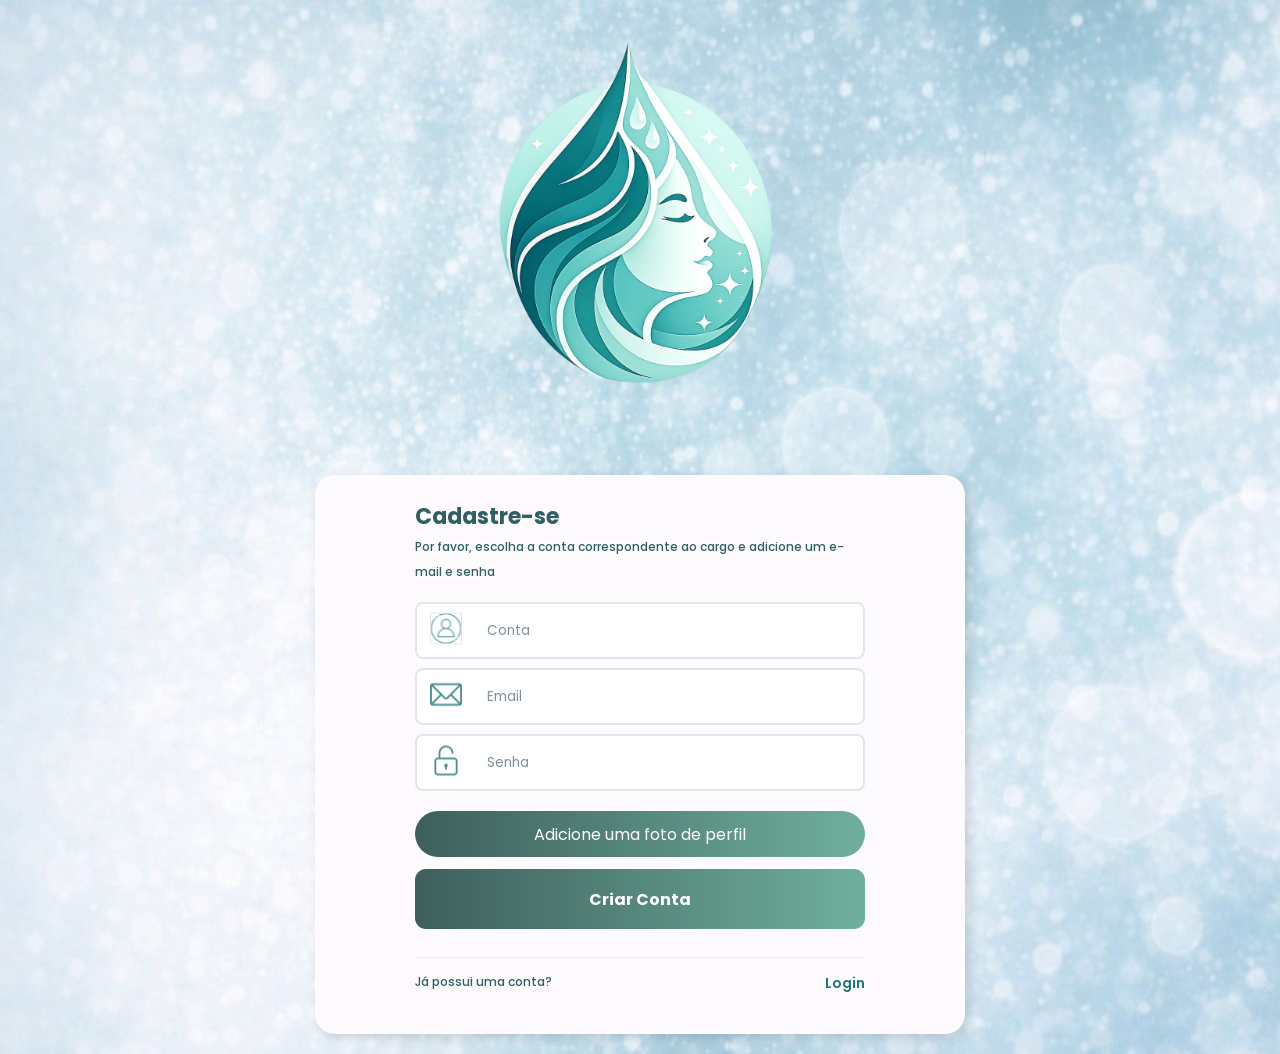
<file: cadastro.html>
<!DOCTYPE html>
<html lang="pt-br">
<head>
  <meta charset="UTF-8">
  <meta name="viewport" content="width=device-width, initial-scale=1.0">
  <title>Cadastre-se</title>
  <link rel="stylesheet" href="./css/cadastro.css">
  <link rel="stylesheet" href="./css/global.css">
  <link rel="stylesheet" href="./css/responsividade_cadastro.css">
</head>
<body>
  <main class="cadastro_main">
  <img src="./assets/logo_sem_escrita.png" alt="Logo">

        <div class="content_cadastro">

          <div class="title_cadastro">
            <h2>Cadastre-se</h2>
            <span>Por favor, escolha a conta correspondente ao cargo e adicione um e-mail e senha</span>
          </div>

        
            <form action="login.html" method="get"> 

            
              <div class="form_cadastro">

                 
                  <div class="group_cadastro">
                 
                  <span class="icon">
                    <svg width="32" height="32" viewBox="0 0 32 32" fill="none" xmlns="http://www.w3.org/2000/svg" xmlns:xlink="http://www.w3.org/1999/xlink">
                      <rect x="0.5" y="0.5" width="31" height="31" fill="url(#pattern0_74_8)" stroke="#E5E4E9"/>
                      <defs>
                      <pattern id="pattern0_74_8" patternContentUnits="objectBoundingBox" width="1" height="1">
                      <use xlink:href="#image0_74_8" transform="scale(0.015625)"/>
                      </pattern>
                      <image id="image0_74_8" width="64" height="64" preserveAspectRatio="none" xlink:href="[data-uri]"/>
                      </defs>
                    </svg>
                  </span>

                  
                  <input type="text" id="conta" placeholder="Conta" required>
                  </div>

                 
                  <div class="group_cadastro">
                 
                  <span class="icon">
                    <svg width="32" height="32" viewBox="0 0 32 32" fill="none" xmlns="http://www.w3.org/2000/svg" xmlns:xlink="http://www.w3.org/1999/xlink">
                      <rect width="32" height="32" fill="url(#pattern0_77_13)"/>
                      <defs>
                      <pattern id="pattern0_77_13" patternContentUnits="objectBoundingBox" width="1" height="1">
                      <use xlink:href="#image0_77_13" transform="scale(0.015625)"/>
                      </pattern>
                      <image id="image0_77_13" width="64" height="64" preserveAspectRatio="none" xlink:href="[data-uri]"/>
                      </defs>
                    </svg>
                  </span>

                  <input type="email" id="email" placeholder="Email" required>
                  </div>

                
                <div class="group_cadastro">
            
                <span class="icon">
                  <svg width="32" height="32" viewBox="0 0 32 32" fill="none" xmlns="http://www.w3.org/2000/svg" xmlns:xlink="http://www.w3.org/1999/xlink">
                    <rect width="32" height="32" fill="url(#pattern0_77_11)"/>
                    <defs>
                    <pattern id="pattern0_77_11" patternContentUnits="objectBoundingBox" width="1" height="1">
                    <use xlink:href="#image0_77_11" transform="scale(0.015625)"/>
                    </pattern>
                    <image id="image0_77_11" width="64" height="64" preserveAspectRatio="none" xlink:href="[data-uri]"/>
                    </defs>
                  </svg>

                </span>

                 
                <input type="password" id="senha" placeholder="Senha" required>
                </div>

               
                <div class="upload_foto">
                  <input type="file" id="fotoPerfil" hidden> <!-- esconde o input na tela-->
                  <label for="fotoPerfil" class="btn_upload">
                    Adicione uma foto de perfil
                  </label>
                </div>

                
                <button type="submit" class="btn_conta">
                  Criar Conta
                </button>

                </div>
            </form>    

            <hr>

            <div class="login_redirect">
              <span>Já possui uma conta?</span>
              <a href="login.html">Login</a>
            </div>

        </div>
    </main>

</body>
</html>
</file>
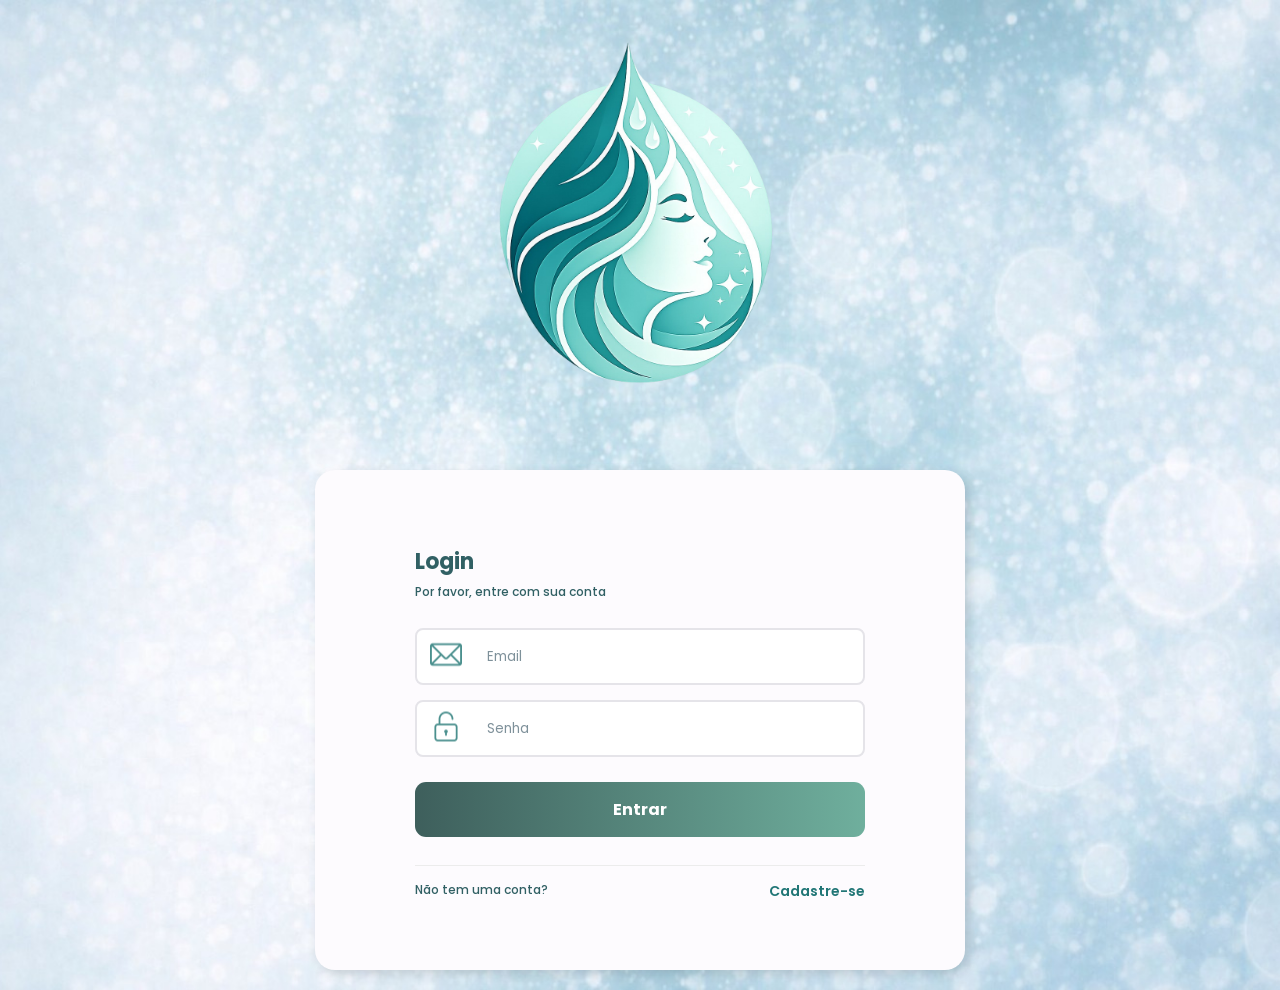
<file: login.html>
<!DOCTYPE html>
<html lang="pt-br">
<head>
  <meta charset="UTF-8">
  <meta name="viewport" content="width=device-width, initial-scale=1.0">
  <title>Login</title>
  <link rel="stylesheet" href="./css/login.css">
  <link rel="stylesheet" href="./css/global.css">
  <link rel="stylesheet" href="./css/responsividade_login.css">
</head>
<body>
  <main class="login_main">
  <img src="./assets/logo_sem_escrita.png" alt="Logo">

        <div class="content_login">

          <div class="title_login">
            <h2>Login</h2>
            <span>Por favor, entre com sua conta</span>
          </div>

             
              <div class="form_login">

               
                  <div class="group_login">
               
                  <span class="icon">
                    <svg width="32" height="32" viewBox="0 0 32 32" fill="none" xmlns="http://www.w3.org/2000/svg" xmlns:xlink="http://www.w3.org/1999/xlink">
                      <rect width="32" height="32" fill="url(#pattern0_77_13)"/>
                      <defs>
                      <pattern id="pattern0_77_13" patternContentUnits="objectBoundingBox" width="1" height="1">
                      <use xlink:href="#image0_77_13" transform="scale(0.015625)"/>
                      </pattern>
                      <image id="image0_77_13" width="64" height="64" preserveAspectRatio="none" xlink:href="[data-uri]"/>
                      </defs>
                    </svg>
                  </span>

                
                  <input type="email" id="email" placeholder="Email" required>
                  </div>
                  

                <div class="group_login">
                
                <span class="icon">
                  <svg width="32" height="32" viewBox="0 0 32 32" fill="none" xmlns="http://www.w3.org/2000/svg" xmlns:xlink="http://www.w3.org/1999/xlink">
                    <rect width="32" height="32" fill="url(#pattern0_77_11)"/>
                    <defs>
                    <pattern id="pattern0_77_11" patternContentUnits="objectBoundingBox" width="1" height="1">
                    <use xlink:href="#image0_77_11" transform="scale(0.015625)"/>
                    </pattern>
                    <image id="image0_77_11" width="64" height="64" preserveAspectRatio="none" xlink:href="[data-uri]"/>
                    </defs>
                  </svg>

                </span>

                 
                <input type="password" id="senha" placeholder="Senha" required>
                </div>


                
                <button type="submit" class="btn_conta">
                  Entrar
                </button>

                </div>
            </form>    

            <hr>

            <div class="login_redirect">
              <span>Não tem uma conta?</span>
              <a href="cadastro.html">Cadastre-se</a>
            </div>

        </div>
    </main>

  
</body>
</html>
</file>
<file: css/cadastro.css>
.cadastro_main{
    display: flex;
    align-items: center; 
    justify-content: center; 
    gap: 70px; 
    min-height: 100vh; 
    padding: 20px;
}

.cadastro_main img {
    width: 100%;
    max-width: 400px;
    height: auto;
}

.title_cadastro{
    width: 100%;
    max-width: 450px;
    margin: 0 auto;
    text-align: left;
}

.content_cadastro{
    background-color: var(--cor-conteiner-cadastro);
    padding: 25px;
    margin-top: 25px;
    width: 100%;
    min-height: 550px;
    max-width: 650px;
    border-radius: 20px;
    box-shadow: 4px 4px 12px rgba(0, 0, 0, 0.137);
    display: flex;
    flex-direction: column;
}

.content_cadastro span{
    font-size: var(--font-size-xs);
}


.form_cadastro {
    display: flex;
    flex-direction: column;
    align-items: center;
    width: 100%;
    margin-top: 10px;
}


.group_cadastro {
    position: relative;
    width: 100%;
    max-width: 450px;
    margin-top: 9px; 
}


.group_cadastro input {
    width: 100%;
    max-width: 450px;
    height: 57px;
    padding: 15px 10px 15px 70px;
    border-radius: 8px;
    border: 2px solid #E5E4E9;
    outline: none;
    background: var(--font-cor-segundaria);
}


.group_cadastro .icon {
    position: absolute;
    left: 15px;
    top: 50%; 
    transform: translateY(-50%); 
}


.form_cadastro input::placeholder {
    font-family: var(--font-family);
    color: var(--cor-placeholder);
    opacity: 0.5;
}


.upload_foto {
    width: 100%;
    max-width: 450px;
    margin-top: 20px;
}

.btn_upload {
    display: flex;
    justify-content: center;
    align-items: center;
    width: 100%;
    max-width: 450px;
    height: 46px;
    border-radius: 45px;
    background: linear-gradient(90deg, #3E5F5C, #6FAF9D);
    color: white;
    font-size: 16px;
    cursor: pointer;
    transition: 0.3s;
    font-family: var(--font-family);
}

.btn_upload:hover {
    opacity: 0.9;
}


.btn_conta {
    display: flex;
    justify-content: center;
    align-items: center;
    width: 100%;
    max-width: 450px;
    height: 60px;
    border-radius: 11px;
    background: linear-gradient(90deg, #3E5F5C, #6FAF9D);
    color: var(--font-cor-segundaria);
    font-size: 16px;
    cursor: pointer;
    transition: 0.3s;
    border: none;
    margin-top: 12px;
    font-family: var(--font-family);
    font-weight: var(--font-weight-bold);
}

.btn_conta:hover {
    background: var(--cor-button-hover);
    transition: 0.7s;
}


.content_cadastro hr {
    margin-top: 28px;
    width: 100%;
    max-width: 450px;
    border: none;
    border-top: 1px solid #ECECEC;
    align-self: center; /* centraliza no flex */
}


.login_redirect{
    width: 100%;
    max-width: 450px;
    margin: 15px auto;
    display: flex;
    justify-content: space-between;
}


.login_redirect a{
    font-size: var(--font-size-body);
    color: var(--font-cor-terciaria);
    font-family: var(--font-family);
    font-weight: var(--font-weight-semibold);
}
</file>
<file: css/global.css>
@import url("https://fonts.googleapis.com/css2?family=Inter:ital,opsz,wght@0,14..32,100..900;1,14..32,100..900&family=Poppins:ital,wght@0,100;0,200;0,300;0,400;0,500;0,600;0,700;0,800;0,900;1,100;1,200;1,300;1,400;1,500;1,600;1,700;1,800;1,900&display=swap");

* {
  margin: 0;
  padding: 0;
  box-sizing: border-box;
  text-decoration: none;
}

:root {
  --cor-primaria: #73c0b0;
  --cor-segundaria: #4b908e;
  --cor-header: #c0d6d4;
  --cor-barra-header: #dcf3f1;
  --cor-conteiner: #7b989a;
  --cor-placeholder: #002538;
  --cor-inputs: #f3fdfc;
  --cor-button: #4f8f97;
  --cor-button-hover: #316064;
  --cor-alerta: #F4DC70;

  --cor-conteiner-cadastro: #fdfbfe;

  
  --font-family: "Poppins", sans-serif;
  --font-cor-primaria: #316064;
  --font-cor-segundaria: #ffffff;
  --font-cor-terciaria: #217676;

  
  --font-size-h1: 32px;
  --font-size-h2: 22px;
  --font-size-h3: 18px;
  --font-size-h4: 16px;
  --font-size-body: 14px;
  --font-size-small: 13px;
  --font-size-xs: 12px;


  --font-weight-bold: 700;
  --font-weight-semibold: 600;
  --font-weight-medium: 500;
  --font-weight-regular: 400;
}

body {
  font-family: var(--font-family);
  background-image: url(../assets/fundo-site.png);
  background-size: cover;
  position: relative;
  color: var(--font-cor-primaria);
  height: 100%;
  width: 100%;
}

h1 {
  font-size: var(--font-size-h1);
  font-weight: var(--font-weight-bold);
}

h2 {
  font-size: var(--font-size-h2);
  font-weight: var(--font-weight-bold);
}

h3 {
  font-size: var(--font-size-h3);
  font-weight: var(--font-weight-semibold);
}

h4 {
  font-size: var(--font-size-h4);
  font-weight: var(--font-weight-semibold);
}

p {
  font-size: var(--font-size-body);
  font-weight: var(--font-weight-regular);
}

span {
  font-size: var(--font-size-small);
  font-weight: var(--font-weight-medium);
}

a {
  color: var(--font-cor-primaria);
}
</file>
<file: css/responsividade_cadastro.css>
/* responsividade tablet */
@media (max-width: 1280px){

    .cadastro_main{
        flex-direction: column;
        gap: 30px;
    }

    .logo_cadastro{
        max-width: 220px;
    }

    .content_cadastro{
        width: 90%;
        max-width: 650px;
    }
}

/* responsividade mobile */
@media (max-width: 767px){


    .cadastro_main{
        padding: 15px;
        gap: 20px;
    }

    .logo_cadastro{
        max-width: 180px;
    }

    .content_cadastro{
        width: 100%;
        padding: 20px;
        min-height: auto;
    }

    .title_cadastro h2{
        font-size: 32px;
    }

    .title_cadastro span{
        font-size: 14px;
    }

}
</file>
<file: css/login.css>
.login_main{
    display: flex;
    align-items: center; 
    justify-content: center; 
    gap: 70px; 
    min-height: 100vh; 
    padding: 20px;
}


.login_main img {
    width: 100%;
    max-width: 400px;
    height: auto;
}


.title_login{
    width: 100%;
    max-width: 450px;
    margin: 0 auto;
    text-align: left;
    margin-top: 50px;
}


.content_login{
    background-color: var(--cor-conteiner-cadastro);
    padding: 25px;
    margin-top: 20px;
    width: 100%;
    min-height: 500px;
    max-width: 650px;
    border-radius: 20px;
    box-shadow: 4px 4px 12px rgba(0, 0, 0, 0.137);
    display: flex;
    flex-direction: column;
}

.content_login span{
    font-size: var(--font-size-xs);
}


.form_login {
    display: flex;
    flex-direction: column;
    align-items: center;
    width: 100%;
    margin-top: 10px;
}


.group_login {
    position: relative;
    width: 100%;
    max-width: 450px;
    margin-top: 15px; 
}


.group_login input {
    width: 100%;
    max-width: 450px;
    height: 57px;
    padding: 15px 10px 15px 70px;
    border-radius: 8px;
    border: 2px solid #E5E4E9;
    outline: none;
    background: var(--font-cor-segundaria);
}


.group_login .icon {
    position: absolute;
    left: 15px;
    top: 50%;
    transform: translateY(-50%); 
}


.form_login input::placeholder {
    font-family: var(--font-family);
    color: var(--cor-placeholder);
    opacity: 0.5;
}



.btn_conta {
    display: flex;
    justify-content: center;
    align-items: center;
    width: 100%;
    max-width: 450px;
    height: 55px;
    border-radius: 11px;
    background: linear-gradient(90deg, #3E5F5C, #6FAF9D);
    color: var(--font-cor-segundaria);
    font-size: 16px;
    cursor: pointer;
    transition: 0.3s;
    border: none;
    margin-top: 25px;
    font-family: var(--font-family);
    font-weight: var(--font-weight-bold);
}

.btn_conta:hover {
    background: var(--cor-button-hover);
    transition: 0.7s;
}


.content_login hr {
    margin-top: 28px;
    width: 100%;
    max-width: 450px;
    border: none;
    border-top: 1px solid #ECECEC;
    align-self: center; 
}


.login_redirect{
    width: 100%;
    max-width: 450px;
    margin: 15px auto;
    display: flex;
    justify-content: space-between;
}


.login_redirect a{
    font-size: var(--font-size-body);
    color: var(--font-cor-terciaria);
    font-family: var(--font-family);
    font-weight: var(--font-weight-semibold);
}
</file>
<file: css/responsividade_login.css>
/* responsividade tablet */
@media (max-width: 1280px){

    .login_main{
        flex-direction: column;
        gap: 30px;
    }

    .logo_login{
        max-width: 220px;
    }

    .content_login{
        width: 90%;
        max-width: 650px;
    }
}

/* responsividade mobile */
@media (max-width: 767px){

    .login_main{
        padding: 15px;
        gap: 20px;
    }

    .logo_login{
        max-width: 180px;
    }

    .content_login{
        width: 100%;
        padding: 20px;
        min-height: auto;
    }

    .title_login h2{
        font-size: 32px;
    }

    .title_login span{
        font-size: 14px;
    }

}
</file>
